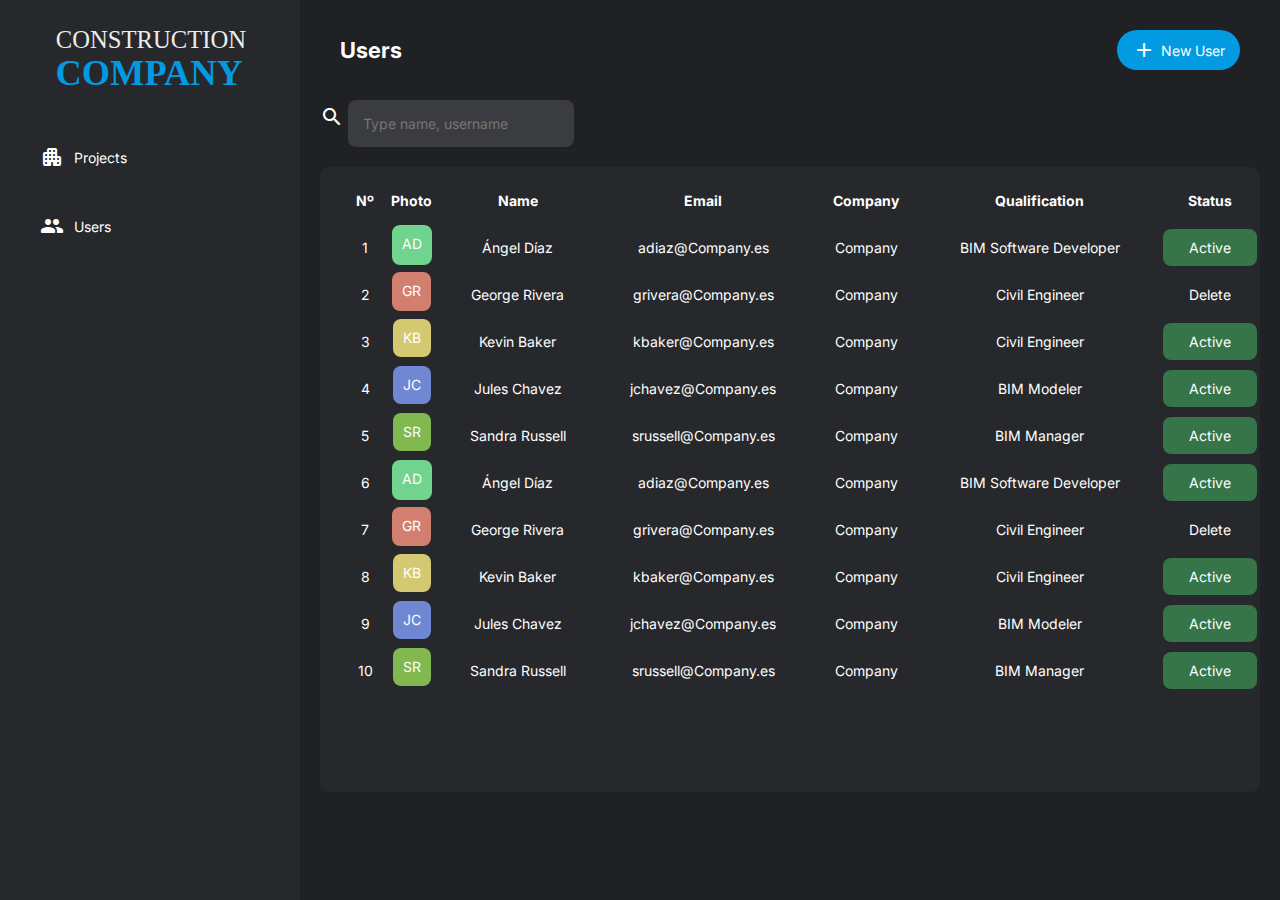
<file: index.html>
<!DOCTYPE html>
<html lang="en">
<head>
  <meta charset="UTF-8">
  <meta name="viewport" content="width=device-width, initial-scale=1.0">
  <title>Document</title>
  <link rel="stylesheet" href="https://fonts.googleapis.com/icon?family=Material+Icons+Round">
  <link rel="stylesheet" href="https://fonts.googleapis.com/css2?family=Material+Symbols+Outlined:opsz,wght,FILL,GRAD@24,400,0,0" />
  <link rel="stylesheet" href="style.css">
</head>
<body>
  <aside id="sidebar">
    <img id="company-logo" src="./assets/company-logo.svg" alt="Construction Company">
    <ul id="nav-buttons">
      <li><span class="material-icons-round">apartment</span>Projects</li>
      <li><span class="material-icons-round">people</span>Users</li>
    </ul>
  </aside>
  <main id="content">
    <div id="project-page" style="display: none;">
      <dialog id="new-project-modal">
        <form>
          <h2>New Project</h2>
          <div class="input-list">
            <div class="form-field-container">
              <label>Name</label>
              <input type="text" placeholder="What's the name of your project?">
              <p style="color: gray; font-size: var(--font-sm); margin-top: 5px; font-style: italic;">TIP: Give it a short name</p>
            </div>
            <div class="form-field-container">
              <label><span class="material-icons-round">subject</span>Description</label>
              <textarea cols="30" rows="5" placeholder="Give your project a nice description! So people is jealous about it."></textarea>
            </div>
            <div class="form-field-container">
              <label><span class="material-icons-round">person</span>Role</label>
              <select>
                <option>Architect</option>
                <option>Engineer</option>
                <option>Developer</option>
              </select>
            </div>
            <div class="form-field-container">
              <label><span class="material-icons-round">not_listed_location</span>Status</label>
              <select>
                <option>Pending</option>
                <option>Active</option>
                <option>Finished</option>
              </select>
            </div>
            <div class="form-field-container">
              <label for="finishDate">
                <span class="material-icons-round">calendar_month</span>
                Finish Date
              </label>
              <input type="date" name="finishDate"></input>
            </div>
            <div style="display: flex; margin: 10px 0px 10px auto; column-gap: 10px;">
              <button style="background-color: transparent;">Cancel</button>
              <button style="background-color: rgb(18, 145, 18);">Accept</button>
            </div>
          </div>
        </form>
      </dialog>
      <header>
        <h2>Projects</h2>
        <div>
          <button id="showDialogBtn"><span class="material-icons-round">add</span>New Project</button>
        </div>
      </header>
      <div class="projects-list">
        <div class="project-card">
          <div class="card-header">
            <p style="background-color: #ca8134; padding: 10px; border-radius: 8px; aspect-ratio: 1;">HC</p>
            <div>
              <h5>Project Name</h5>
              <p>Project description goes here</p>
            </div>
          </div>
          <div class="card-content">
            <div class="card-property">
              <p style="color: #969696;">Status</p>
              <p>Status Value</p>
            </div>
            <div class="card-property">
              <p style="color: #969696;">Status</p>
              <p>Status Value</p>
            </div>
            <div class="card-property">
              <p style="color: #969696;">Status</p>
              <p>Status Value</p>
            </div>
          </div>
        </div>
        <div class="project-card">
          <div class="card-header">
            <p style="background-color: #344fca; padding: 10px; border-radius: 8px; aspect-ratio: 1;">HC</p>
            <div>
              <h5>Project Name</h5>
              <p>Project description goes here</p>
            </div>
          </div>
          <div class="card-content">
            <div class="card-property">
              <p style="color: #969696;">Status</p>
              <p>Status Value</p>
            </div>
            <div class="card-property">
              <p style="color: #969696;">Status</p>
              <p>Status Value</p>
            </div>
            <div class="card-property">
              <p style="color: #969696;">Status</p>
              <p>Status Value</p>
            </div>
          </div>
        </div>
        <div class="project-card">
          <div class="card-header">
            <p style="background-color: #70d38e; padding: 10px; border-radius: 8px; aspect-ratio: 1;">HC</p>
            <div>
              <h5>Project Name</h5>
              <p>Project description goes here</p>
            </div>
          </div>
          <div class="card-content">
            <div class="card-property">
              <p style="color: #969696;">Status</p>
              <p>Status Value</p>
            </div>
            <div class="card-property">
              <p style="color: #969696;">Status</p>
              <p>Status Value</p>
            </div>
            <div class="card-property">
              <p style="color: #969696;">Status</p>
              <p>Status Value</p>
            </div>
          </div>
        </div>
        <div class="project-card">
          <div class="card-header">
            <p style="background-color: #b64c39; padding: 10px; border-radius: 8px; aspect-ratio: 1;">HC</p>
            <div>
              <h5>Project Name</h5>
              <p>Project description goes here</p>
            </div>
          </div>
          <div class="card-content">
            <div class="card-property">
              <p style="color: #969696;">Status</p>
              <p>Status Value</p>
            </div>
            <div class="card-property">
              <p style="color: #969696;">Status</p>
              <p>Status Value</p>
            </div>
            <div class="card-property">
              <p style="color: #969696;">Status</p>
              <p>Status Value</p>
            </div>
          </div>
        </div>
        <div class="project-card">
          <div class="card-header">
            <p style="background-color: #6fdaec; padding: 10px; border-radius: 8px; aspect-ratio: 1;">HC</p>
            <div>
              <h5>Project Name</h5>
              <p>Project description goes here</p>
            </div>
          </div>
          <div class="card-content">
            <div class="card-property">
              <p style="color: #969696;">Status</p>
              <p>Status Value</p>
            </div>
            <div class="card-property">
              <p style="color: #969696;">Status</p>
              <p>Status Value</p>
            </div>
            <div class="card-property">
              <p style="color: #969696;">Status</p>
              <p>Status Value</p>
            </div>
          </div>
        </div>
      </div>
    </div>
    <div class="page" id="project-details" style="display: none;">
      <header>
        <div>
          <h2>Hospital Center</h2>
          <p style="color: #969696">Community hospital located at downtown</p>
        </div>
      </header>
      <div class="main-page-content">
        <div style="display: flex; flex-direction: column; row-gap: 30px;">
          <div class="dashboard-card" style="padding: 30px 0;">
            <div class="row">
              <p style="font-size: 20px; background-color: #ca8134; aspect-ratio: 1; border-radius: 100%; padding: 12px;">HC</p>
              <button class="btn-secondary"><p style="width: 100%;">Edit</p></button>
            </div>
            <div style="padding: 0 30px;">
              <h5>Hospital Center</h5>
              <p>Comunity Hospital located at downtown</p>
            </div>
            <div class="row" style="margin-top: 20px;">
              <div>
                <p style="color: #969696;">Status</p>
                <p>Active</p>
              </div>
              <div>
                <p style="color: #969696;">Cost</p>
                <p>15.000.000€</p>
              </div>
              <div>
                <p style="color: #969696;">Role</p>
                <p>Engineer</p>
              </div>
              <div >
                <p style="color: #969696;">Finish Date</p>
                <p>2023-05-01</p>
              </div>
            </div>
            <div style="background-color: #404040; border-radius: 9999px; overflow: auto;margin: 10px ;">
              <div style="width: 30%; background-color: orange; padding: 4px 0; text-align: center;">30%</div>
            </div>
          </div>
          <div class="dashboard-card" style="flex-grow: 1;">
            <div style="padding: 20px 30px; display: flex; align-items: center; justify-content: space-between;">
              <h4>To-Do</h4>
              <div style="display: flex; align-items: center; justify-content: end; column-gap: 20px;">
                <div style="display: flex; align-items: center; column-gap: 10px;">
                  <span class="material-icons-round">search</span>
                  <input type="text" placeholder="Search To-Do's by name" style="width: 100%;">
                </div>
                <span class="material-icons-round">add</span>
              </div>
            </div>
            <div style="display: flex; flex-direction: column; padding: 10px 30px; row-gap: 20px;">
              <div class="todo-item">
                <div style="display: flex; justify-content: space-between; align-items: center;">
                  <div style="display: flex; column-gap: 15px; align-items: center;">
                    <span class="material-icons-round" style="padding: 10px; background-color: #686868; border-radius: 10px;">construction</span>
                    <p>Make anything here as you want, even something longer.</p>
                  </div>
                  <p style="text-wrap: nowrap; margin-left: 10px;">Fri, 20 sep</p>
                </div>
              </div>
            </div>
          </div>
        </div>
        <div id="viewer-container" class="dashboard-card"></div>
      </div>
    </div>
    <div class="page" id="user-page">
      <dialog id="new-user-modal">
        <form>
          <h2>New Project</h2>
          <div class="input-list">
            <div class="form-field-container">
              <label>Name</label>
              <input type="text" placeholder="What's the name of your user">
            </div>
            <div class="form-field-container">
              <label><span class="material-icons-round">business</span>Company</label>
              <input type="text" placeholder="Company name">
            </div>
            <div class="form-field-container">
              <label><span class="material-icons-round">email</span>Email</label>
              <input type="text" placeholder="xxxx@Company.es">
            </div>
            <div class="form-field-container">
              <label><span class="material-icons-round">person</span>Role</label>
              <select>
                <option>Architect</option>
                <option>Engineer</option>
                <option>Developer</option>
                <option>BIM Manager</option>
                <option>BIM Modeler</option>
              </select>
            </div>
            <div class="form-field-container">
              <label><span class="material-icons-round">not_listed_location</span>Status</label>
              <select>
                <option>Pending</option>
                <option>Active</option>
                <option>Delete</option>
              </select>
            </div>

            <div style="display: flex; margin: 10px 0px 10px auto; column-gap: 10px;">
              <button style="background-color: transparent;">Cancel</button>
              <button style="background-color: rgb(18, 145, 18);">Accept</button>
            </div>
          </div>
        </form>
      </dialog>
      <header>
        <h2>Users</h2>
        <div>
          <button id="showUserDialogBtn"><span class="material-icons-round">add</span>New User</button>
        </div>
      </header>
      <div class="user-lists">
        <div>
          <span style="margin-left: 2%;" class="material-icons-round">search</span>
          <input type="text" placeholder="Type name, username" style="width: 20%;">
        </div>
        <div class="table-container">
          <table class="styled-table" style="padding: 1% 1%;">
            <thead>
                <tr>
                    <th>Nº</th>
                    <th>Photo</th>
                    <th>Name</th>
                    <th>Email</th>
                    <th>Company</th>
                    <th>Qualification</th>
                    <th>Status</th>
                    <th></th>
                </tr>
            </thead>
            <tbody>
                <tr>
                  <th>1</th>
                  <th class="photo"><p style="background-color: #70d38e; padding: 10px; border-radius: 8px; aspect-ratio: 1;">AD</p></th>
                  <th><p>Ángel Díaz</p></th>
                  <th>adiaz@Company.es</th>
                  <th>Company</th>
                  <th>BIM Software Developer</th>
                  <th> <p class="active">Active</p></th>
                  <th></th>
                </tr>
                <tr>
                  <th>2</th>
                  <th class="photo">
                    <p style="background-color: #d37f70; padding: 10px; border-radius: 8px; aspect-ratio: 1;">GR</p>
                    
                  </th>
                  <th>George Rivera</th>
                  <th>grivera@Company.es</th>
                  <th>Company</th>
                  <th>Civil Engineer</th>
                  <th>Delete</th>
                  <th></th>
                </tr>
                <tr>
                  <th>3</th>
                  <th class="photo">
                    <p style="background-color: #d3c970; padding: 10px; border-radius: 8px; aspect-ratio: 1;">KB</p>
                    
                  </th>
                  <th>Kevin Baker</th>
                  <th>kbaker@Company.es</th>
                  <th>Company</th>
                  <th>Civil Engineer</th>
                  <th> <p class="active">Active</p></th>
                  <th></th>
                </tr>
                <tr>
                  <th>4</th>
                  <th class="photo">
                    <p style="background-color: #7087d3; padding: 10px; border-radius: 8px; aspect-ratio: 1;">JC</p>
                    
                  </th>
                  <th>Jules Chavez</th>
                  <th>jchavez@Company.es</th>
                  <th>Company</th>
                  <th>BIM Modeler</th>
                  <th> <p class="active">Active</p></th>
                  <th></th>
                </tr>
                <tr>
                  <th>5</th>
                  <th class="photo">
                    <p style="background-color: #81b84f; padding: 10px; border-radius: 8px; aspect-ratio: 1;">SR</p>
                    
                  </th>
                  <th>Sandra Russell</th>
                  <th>srussell@Company.es</th>
                  <th>Company</th>
                  <th>BIM Manager</th>
                  <th> <p class="active">Active</p></th>
                  <th></th>
                </tr>
                <tr>
                  <th>6</th>
                  <th class="photo"><p style="background-color: #70d38e; padding: 10px; border-radius: 8px; aspect-ratio: 1;">AD</p></th>
                  <th><p>Ángel Díaz</p></th>
                  <th>adiaz@Company.es</th>
                  <th>Company</th>
                  <th>BIM Software Developer</th>
                  <th> <p class="active">Active</p></th>
                  <th></th>
                </tr>
                <tr>
                  <th>7</th>
                  <th class="photo">
                    <p style="background-color: #d37f70; padding: 10px; border-radius: 8px; aspect-ratio: 1;">GR</p>
                    
                  </th>
                  <th>George Rivera</th>
                  <th>grivera@Company.es</th>
                  <th>Company</th>
                  <th>Civil Engineer</th>
                  <th>Delete</th>
                  <th></th>
                </tr>
                <tr>
                  <th>8</th>
                  <th class="photo">
                    <p style="background-color: #d3c970; padding: 10px; border-radius: 8px; aspect-ratio: 1;">KB</p>
                    
                  </th>
                  <th>Kevin Baker</th>
                  <th>kbaker@Company.es</th>
                  <th>Company</th>
                  <th>Civil Engineer</th>
                  <th> <p class="active">Active</p></th>
                  <th></th>
                </tr>
                <tr>
                  <th>9</th>
                  <th class="photo">
                    <p style="background-color: #7087d3; padding: 10px; border-radius: 8px; aspect-ratio: 1;">JC</p>
                    
                  </th>
                  <th>Jules Chavez</th>
                  <th>jchavez@Company.es</th>
                  <th>Company</th>
                  <th>BIM Modeler</th>
                  <th> <p class="active">Active</p></th>
                  <th></th>
                </tr>
                <tr>
                  <th>10</th>
                  <th class="photo">
                    <p style="background-color: #81b84f; padding: 10px; border-radius: 8px; aspect-ratio: 1;">SR</p>
                    
                  </th>
                  <th>Sandra Russell</th>
                  <th>srussell@Company.es</th>
                  <th>Company</th>
                  <th>BIM Manager</th>
                  <th> <p class="active">Active</p></th>
                  <th></th>
                </tr>
                <!-- and so on... -->
            </tbody>
        </table>
        </div>
      </div>
    </div>
  </main>
  <script>
    const showDialogBtn = document.getElementById('showDialogBtn');
    const favDialog = document.getElementById('new-project-modal');
    const showUserDialogBtn = document.getElementById('showUserDialogBtn');
    const favUserDialog = document.getElementById('new-user-modal');

    showDialogBtn.addEventListener('click', () => favDialog.showModal())
    showUserDialogBtn.addEventListener('click', () => favUserDialog.showModal())
  </script>
</body>
</html>
</file>
<file: style.css>
@import url('https://fonts.googleapis.com/css2?family=Inter:wght@100;200;300;400;500;600;700;800;900&display=swap');

:root {
  --primary: #029AE0;
  --primary-100: #073044;
  --primary-200: #415A66;
  --primary-300: #017CB3;
  --primary-400: #50B6E6;
  --background: #202124;
  --background-100: #26282b;
  --background-200: #3b3c3f;
  --font-xs: 10px;
  --font-sm: 12px;
  --font-base: 14px;
  --font-lg: 16px;
  --font-xl: 18px;
  --font-2xl: 20px;
  --font-3xl: 22px;
}

* {
  font-family: 'Inter', sans-serif;
  margin: 0;
  padding: 0;
}

body {
  display: grid;
  grid-template-columns: 300px 1fr;
  grid-template-areas: 'sidebar content';
  height: 100vh;
  background-color: var(--background);
  color: #fff;
}


/* General Styles */
h2 {
  font-size: var(--font-3xl)
}

h3 {
  font-size: var(--font-2xl)
}

h4 {
  font-size: var(--font-xl)
}

h5 {
  font-size: var(--font-lg)
}
button {
  padding: 8px 15px;
  cursor: pointer;
  height: 40px;
  font-size: var(--font-base);
  background-color: var(--primary);
  color: white;
  border-radius: 100px;
  border: none;
  display: flex;
  align-items: center;
  column-gap: 5px;
}

button:hover {
  background-color: var(--primary-400);
}

/* Sidebar styles */

#sidebar {
  background-color: var(--background-100);
  padding: 25px;
  display: flex;
  flex-direction: column;
  row-gap: 40px;
}

#company-logo {
	height: 65px;
}

#nav-buttons {
  display: flex;
  flex-direction: column;
  row-gap: 15px;
}

#nav-buttons li {
  list-style-type: none;
  padding: 15px;
  border-radius: 10px;
  font-size: 14px;
  cursor: pointer;
  display: flex;
  align-items: center;
  column-gap: 10px;
}

#nav-buttons li:hover {
  background-color: var(--primary);
}

/* Content styles */

#content {

}

header {
  padding: 30px 40px;
  display: flex;
  align-items: center;
  justify-content: space-between;
}

.projects-list{
  display: grid;
  grid-template-columns:   repeat(auto-fill, minmax(350px, 1fr));
  grid-gap: 20px;
  padding: 20px;
}


.project-card{
  background-color: var(--background-100);
  border-radius: 8px;
  cursor: pointer;
}

.project-card:hover{
  outline: 2px solid var(--primary);
}

.card-header{
  display: flex;
  column-gap: 20px;
  padding: 15px 20px;
  align-items: center;
  justify-content: start;
  border-bottom: 2px solid #3b3c3f;
  height: 60px;
}
.card-content {
  padding: 30px 20px;
  display: flex;
  flex-direction: column;
  row-gap: 20px;
  align-items: start;
}

.card-property {
  display: flex;
  align-items: center;
  justify-content: space-between;
  width: 100%;
}
/* Form Styles */

dialog {
  background-color: transparent; 
  border: none;
	margin: auto;
}

dialog::backdrop {
  background-color: rgba(0, 0, 0, 0.5);
  backdrop-filter: blur(3px);
}

form {
  width: 450px; 
  border-radius: 10px; 
  background-color: var(--background-100);
  color: white;
}

form h2 {
  padding: 20px; 
  border-bottom: 2px solid var(--background-200);
}

form .input-list {
  display: flex; 
  flex-direction: column; 
  padding: 20px; 
  row-gap: 25px;
}

form .form-field-container {
  display: flex;
  flex-direction: column;
}

label {
  font-size: var(--font-base);
  margin-bottom: 10px;
  font-weight: 500;
  color: rgba(150,150,150,1);
  display: flex;
  align-items: center;
  column-gap: 5px;
}

input, textarea, select {
  color: white; 
	background-color: var(--background-200);
  padding: 15px; 
  border-radius: 8px; 
  border: none;
  font-size: var(--font-base);
}

input:focus, textarea:focus, select:focus {
  outline: 2px solid var(--primary);
}
/* Project details page */

.page{
  display: flex;
  flex-direction: column;
  height: 100%;
}
.dashboard-card {
  background-color: var(--background-100);
  border-radius: 8px;
  display: flex;
  flex-direction: column;
}

#project-details > .main-page-content {
  display: grid;
  padding: 20px 40px;
  gap: 30px;
  grid-template-columns: 475px 1fr;
  height: 100%;
}

.row{
  display: flex; 
  justify-content: space-between; 
  align-items: center; 
  padding: 0px 30px ;
  margin-bottom: 30px;
}

.btn-secondary {
  background-color: transparent; 
  outline: 2px solid #969696; 
  width: 100px; 
  text-align: center;
}
.btn-secondary:hover {
  background-color: var(--primary); 
  outline: none;
}

.todo-item {
  padding: 20px;
  background-color: var(--background-200);
  border-radius: 10px;
  cursor: pointer;
}

.todo-item:hover {
  background-color: var(--primary);
}

/* Users page  */


.table-container{
  margin: 20px;
  height: 100%;
  border-radius: 10px;
  background-color: var(--background-100);
}

.styled-table{
  margin: 20px;
  width: 99%;
  font-size: var(--font-base);
  font-weight: thin;

}

tr{
  border-radius: 10px;
  width: 100%;
  vertical-align: middle;
  margin-top: 1%;
  height: 5vh;
  justify-content: center;
}
tr:hover{
  background-color: var(--background-200);
}


th{
  
  vertical-align: middle;
}

tbody > tr >th{
  font-weight: normal;
}


.photo{
  width: 100%;
  display: flex;
  flex-direction: row;
  justify-content: center;
}

.photo p{
  text-align: center;
}

table tr{
  border: 2px solid white;
}

.active{
  justify-content: center;
  align-items: center;
  height: 50%;
  background-color: #357549; 
  padding: 10px;
  border-radius: 8px; 
}
</file>
